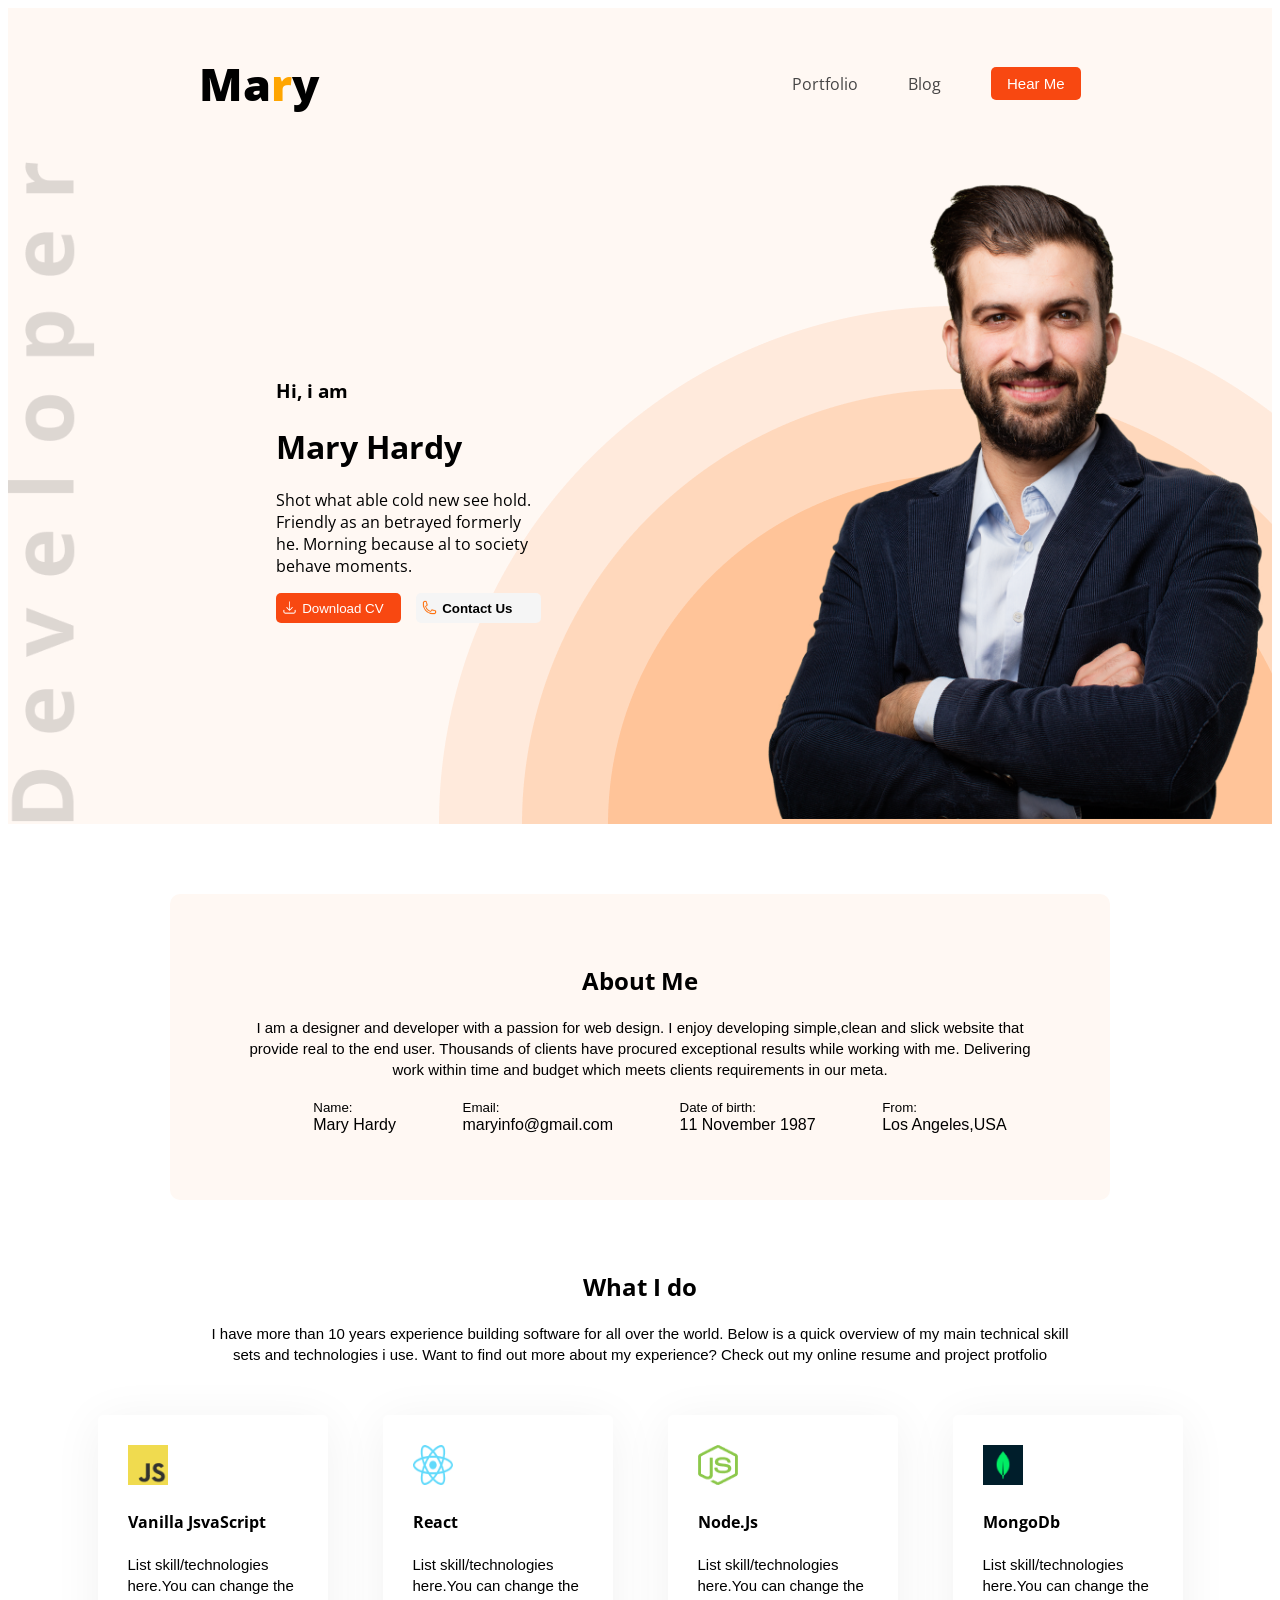
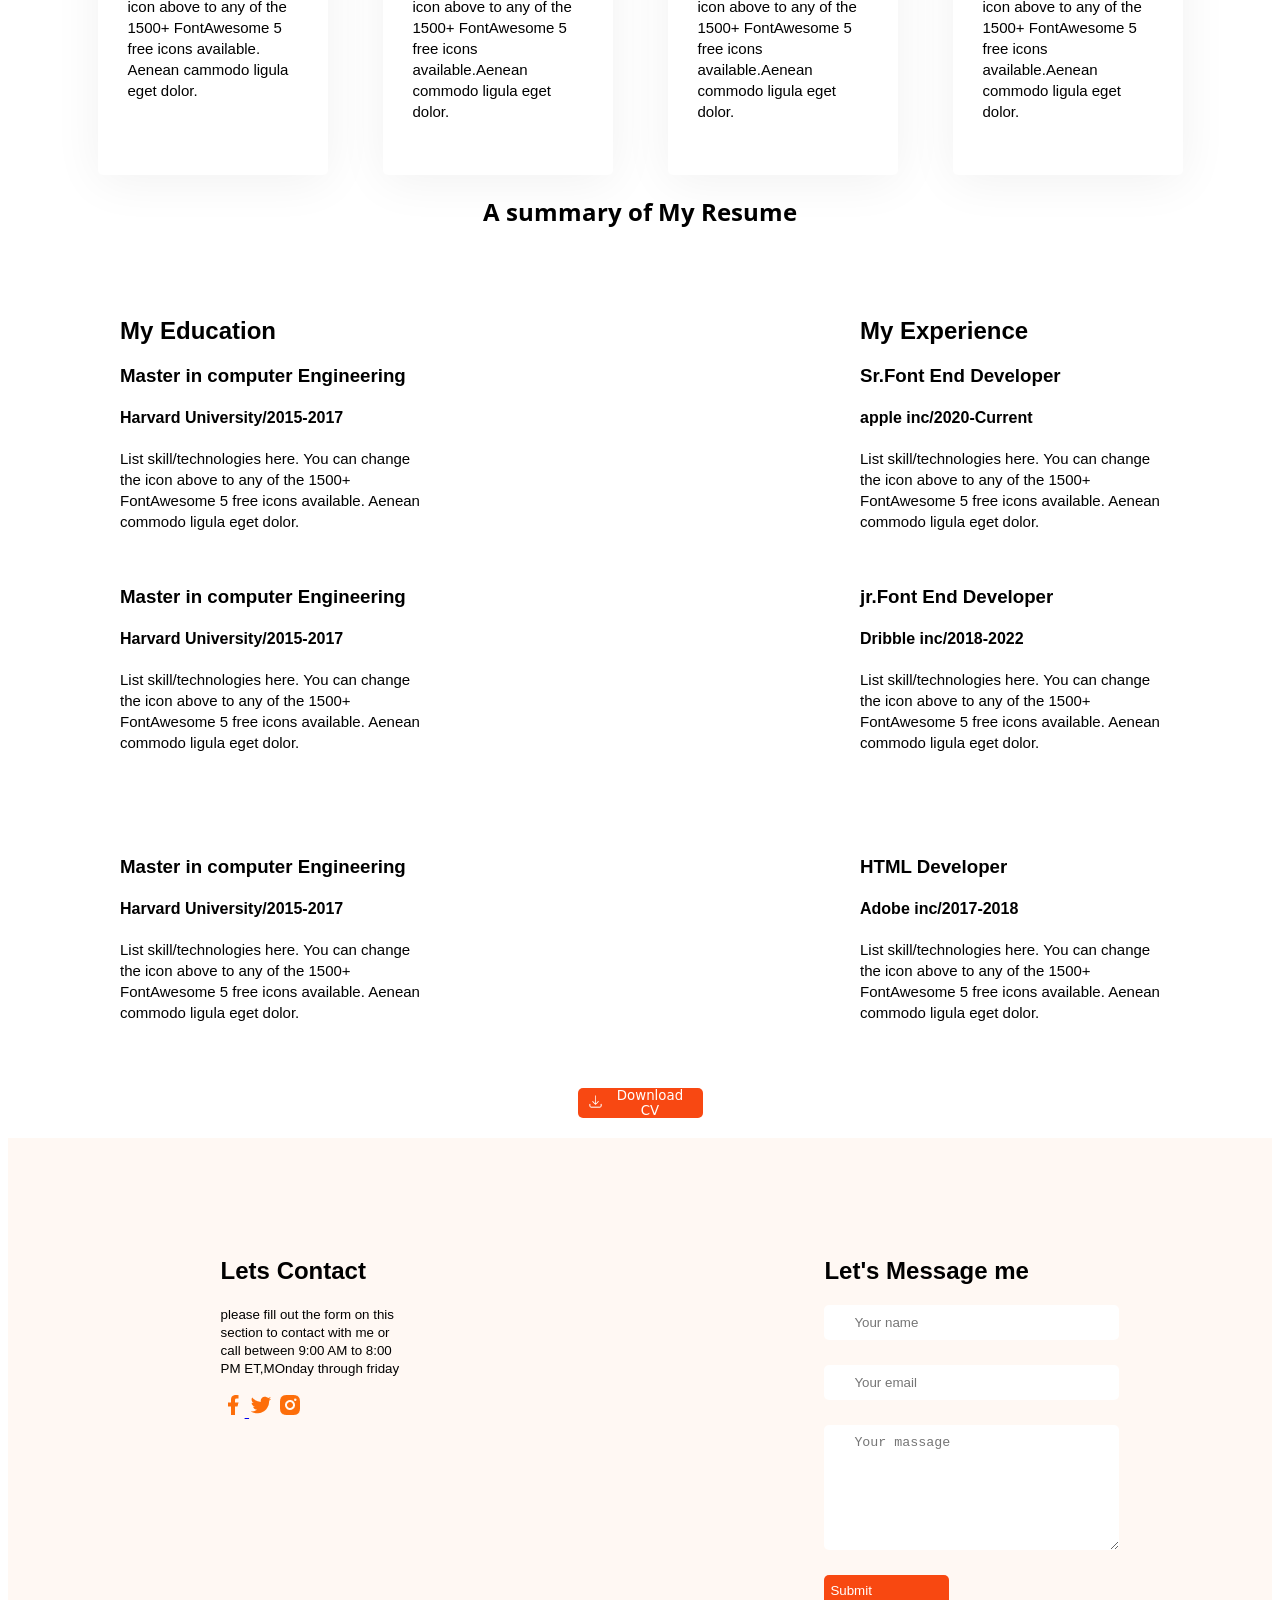
<file: code/index.html>
<!DOCTYPE html>
<html lang="en">

<head>
  <meta charset="UTF-8">
  <meta http-equiv="X-UA-Compatible" content="IE=edge">
  <meta name="viewport" content="width=device-width, initial-scale=1.0">
  <title>Web protfolio</title>
  <link rel="preconnect" href="https://fonts.googleapis.com">
  <link rel="preconnect" href="https://fonts.gstatic.com" crossorigin>
  <link href="https://fonts.googleapis.com/css2?family=Open+Sans:wght@800&display=swap" rel="stylesheet">
  <link rel="stylesheet" href="/code/portfolio.css">
</head>

<body>
  <header>
    <!-- This is a navbar section -->
    <nav>
      <h3 class="head-title">Ma<span class="orange-color">r</span>y</h3>
      <ul>
        <li><a href="">Portfolio</a></li>
        <li><a href="">Blog</a></li>
        <li><button class="main-btn">Hear Me</button></li>
      </ul>
    </nav>
    <!-- This is banner section -->
    <div class="banner">
      <img class="dev-img" src="/images/developer.png" alt="">
      <div>
        <h3>Hi, i am</h3>
        <h1>Mary Hardy</h1>
        <p class="banner-text">Shot what able cold new see hold.<br>Friendly as an betrayed formerly<br>he. Morning
          because al to society<br>
          behave
          moments.</p>
        <div class="btn-flex"><button class="banner-btn"><img class="icon" src="/images/icons/Frame.png"
              alt="icon">Download
            CV</button>
          <button class="banner-btn btn-contact"><img class="icon contact" src="/images/icons/contact.png"
              alt="contact-icon" class="icon">Contact
            Us</button>
        </div>
      </div>
      <div><img class="hardy-img" src="/images/hardy.png" alt="">
  </header>
  <main>
    <section class="section-header">
      <h2 class="section-title">About Me</h3>
        <p class="section-description"> <small>I am a designer and developer with a passion for web design. I enjoy
            developing
            simple,clean and slick website that provide real to the end user. Thousands of clients have procured
            exceptional
            results while working with me. Delivering work within time and budget which meets clients requirements in
            our
            meta.</small> </p>
        <ul class="">
          <li> <small>Name:</small> <br>Mary Hardy </li>
          <li> <small>Email:</small> <br>maryinfo@gmail.com</li>
          <li> <small>Date of birth:</small> <br>11 November 1987</li>
          <li> <small>From:</small> <br>Los Angeles,USA </li>
        </ul>
    </section>
    <section class="what">
      <h2 class="section-title">What I do</h2>
      <p class="section-description"> <small>I have more than 10 years experience building software for all over the
          world.
          Below is a quick overview of my main technical skill sets and technologies i use. Want to find out more about
          my
          experience? Check out my online resume and project protfolio</small> </p>
    </section>
    <!-- div>div*4.skill>img+h4+p>small -->
    <div class="container">
      <div class="skill">
        <img src="/images/icons/js.png" alt="js icon">
        <h4>Vanilla JsvaScript</h4>
        <p><small>List skill/technologies here.You can change the icon above to any of the 1500+ FontAwesome 5 free
            icons available. Aenean cammodo ligula eget dolor.</small></p>
      </div>
      <div class="skill">
        <img src="/images/icons/react.png" alt="react icon">
        <h4>React</h4>
        <p><small>List skill/technologies here.You can change the icon above to any of the 1500+ FontAwesome 5 free
            icons available.Aenean commodo ligula eget dolor.</small></p>
      </div>
      <div class="skill">
        <img src="/images/icons/nodejs.png" alt="node icon">
        <h4>Node.Js</h4>
        <p><small>List skill/technologies here.You can change the icon above to any of the 1500+ FontAwesome 5 free
            icons available.Aenean
            commodo ligula eget dolor.</small></p>
      </div>
      <div class="skill">
        <img src="/images/icons/mongo.png" alt="mongo icon">
        <h4>MongoDb</h4>
        <p><small>List skill/technologies here.You can change the icon above to any of the 1500+ FontAwesome 5 free
            icons available.Aenean
            commodo ligula eget dolor.</small></p>
      </div>
    </div>
    <section>
      <h2 class="section-title">A summary of My Resume</h2>
      <div class="resume-column">
        <div>
          <div class="resume-education">
            <h2>My Education</h2>

            <h3>Master in computer Engineering</h3>
            <h4>Harvard University/2015-2017</h4>
            <p> <small>List skill/technologies here. You can change the icon above
                to any of the 1500+ FontAwesome 5 free icons available. Aenean commodo ligula eget dolor.</small> </p>
          </div>
          <div class="resume-education">
            <h3>Master in computer Engineering</h3>
            <h4>Harvard University/2015-2017</h4>
            <p> <small>List skill/technologies here. You can change the icon above
                to any of the 1500+ FontAwesome 5 free icons available. Aenean commodo ligula eget dolor.</small> </p>
          </div>
          <div class="resume-education">
            <h3>Master in computer Engineering</h3>
            <h4>Harvard University/2015-2017</h4>
            <p> <small>List skill/technologies here. You can change the icon above
                to any of the 1500+ FontAwesome 5 free icons available. Aenean commodo ligula eget dolor.</small> </p>
          </div>
        </div>
        <div>
          <div class="resume-education">
            <h2>My Experience</h2>

            <h3>Sr.Font End Developer</h3>
            <h4>apple inc/2020-Current</h4>
            <p><small>List skill/technologies here. You can change the icon above
                to any of the 1500+ FontAwesome 5 free icons available. Aenean commodo ligula eget dolor.</small></p>
          </div>
          <div class="resume-education">
            <h3>jr.Font End Developer</h3>
            <h4>Dribble inc/2018-2022</h4>
            <p><small>List skill/technologies here. You can change the icon above
                to any of the 1500+ FontAwesome 5 free icons available. Aenean commodo ligula eget dolor.</small></p>
          </div>
          <div class="resume-education">
            <h3>HTML Developer</h3>
            <h4>Adobe inc/2017-2018</h4>
            <p><small>List skill/technologies here. You can change the icon above
                to any of the 1500+ FontAwesome 5 free icons available. Aenean commodo ligula eget dolor.</small></p>
          </div>
        </div>
      </div>
      <button id="position" class="banner-btn"><img class="icon" src="/images/icons/Frame.png" alt="icon">Download
        CV</button>
    </section>
  </main>
  <footer>
    <div class="footer-container">
      <div>
        <h2>Lets Contact</h2>
        <p>
          <small>please fill out the form on this<br>section to contact with me or<br>call between 9:00 AM to 8:00
            <br>
            PM
            ET,MOnday
            through friday
          </small>
        </p>
        <div class="social-links">
          <a href="https://www.facebook.com/">
            <img src="/images/icons/facebook.png" alt="facebook">
          </a>
          <a href="">
            <img src="/images/icons/twitter.png" alt="twitter"></a>
          <a href="">
            <img src="/images/icons/insta.png" alt="instagram">
          </a>
        </div>
      </div>
      <div>
        <h2>Let's Message me</h2>
        <form action="contact" class="contact">
          <input type="text" placeholder="Your name">
          <input type="email" placeholder="Your email">
          <textarea name="" id="" cols="20" rows="7" placeholder="Your massage"></textarea>
          <button class="banner-btn">Submit</button>
        </form>
      </div>
    </div>
  </footer>
</body>

</html>
</file>
<file: code/portfolio.css>
/* common shared style */
body {
  font-family: 'Open Sans', sans-serif;
}
nav {
  display: flex;
  justify-content: space-around;
}
.head-title {
  font-size: 45px;
  font-weight: 800;
}
.orange-color {
  color: orange;
}
nav ul {
  display: flex;
  align-items: center;
}
nav li {
  list-style: none;
  margin-left: 50px;
}
nav a {
  text-decoration: none;
  color: rgb(70, 69, 69);
}
.main-btn {
  width: 90px;
  height: 33px;
  background-color: rgba(248, 63, 7, 0.952);
  border-radius: 5px;
  font-size: 15px;
  color: white;
  border: 0;
}
.main-btn:hover {
  background-color: red;
  font-weight: bold;
  transition: 0.5s;
}
/* the banner section editing part */

.banner-btn {
  width: 125px;
  border: none;
  border-radius: 5px;
  height: 30px;
  background-color: rgb(248, 63, 7, 0.952);
  color: white;
  display: flex;
  align-items: center;
}

.banner-btn:hover {
  font-weight: bold;
  background-color: red;
  transition: 0.5s;
}
.icon {
  height: 15px;
  width: 15px;
  color: black;
  margin-right: 5px;
  padding-bottom: 2px;
}
.btn-flex {
  display: flex;
}
.btn-contact {
  margin-left: 15px;
  padding-right: 0px;
  background-color: whitesmoke;
  color: black;
  font-weight: bolder;
}

.hardy-img {
  width: 550px;
  height: 660px;
  padding-bottom: 0px;
}
.banner {
  display: flex;
  align-items: center;
  justify-content: space-between;
  background-image: url(/images/header_bg.png);
  background-repeat: no-repeat;
  background-position: bottom right;
}
.dev-hedding {
  transform: rotate(-90deg);
}
.dev-img {
  height: 660px;
  justify-content: none;
}
header {
  background-color: #fff8f3;
}
.section-header {
  text-align: center;
  background-color: #fff8f3;
  margin: 70px 100px;
  padding: 50px 70px;
  border-radius: 10px;
}
main > section > ul {
  display: flex;
  justify-content: space-around;
  list-style: none;
  font-family: 'Franklin Gothic Medium', 'Arial Narrow', Arial, sans-serif;
}
main p {
  font-family: 'Franklin Gothic Medium', 'Arial Narrow', Arial, sans-serif;
  font-size: 18px;
}
main li {
  text-align: left;
}
.section-title {
  text-align: center;
}
.what {
  text-align: center;
  margin: 0px 100px;
  padding: 0px 30px;
}
main {
  max-width: 1140px;
  margin: 0px auto;
}
/* this is a skill section */
.container {
  display: flex;
  justify-content: space-around;
  margin-top: 50px;
}
.skill img {
  width: 40px;
  height: 40px;
}
.skill {
  text-align: left;
  padding: 30px;
  width: 170px;
  height: 300px;
  border-radius: 5px;
  background: #fff;
  box-shadow: 0px 6px 50px 0px rgba(0, 0, 0, 0.06);
}
.resume-column {
  display: flex;
  justify-content: space-between;
  font-family: 'Franklin Gothic Medium', 'Arial Narrow', Arial, sans-serif;
}
.resume-education {
  width: 300px;
  height: 200px;
  margin: 30px;
  padding: 20px;
}

#position {
  display: flex;
  font-family: system-ui, -apple-system, BlinkMacSystemFont, 'Segoe UI', Roboto,
    Oxygen, Ubuntu, Cantarell, 'Open Sans', 'Helvetica Neue', sans-serif;
  margin: 0px auto;
  padding: 5px 10px;
  border-radius: 5px;
  background-color: rgba(248, 63, 7, 0.952);
}
/* this is footer section */
.footer-container {
  display: flex;
  font-family: 'Franklin Gothic Medium', 'Arial Narrow', Arial, sans-serif;
  justify-content: space-around;
  padding-top: 100px;
  background-color: #fff8f3;
  margin-top: 20px;
}
.contact input[type='text'],
.contact input[type='email'],
textarea {
  display: flex;
  margin-bottom: 25px;
  padding: 10px 30px;
  border: 0px;
  border-radius: 5px;
  width: 100%;
}
</file>
